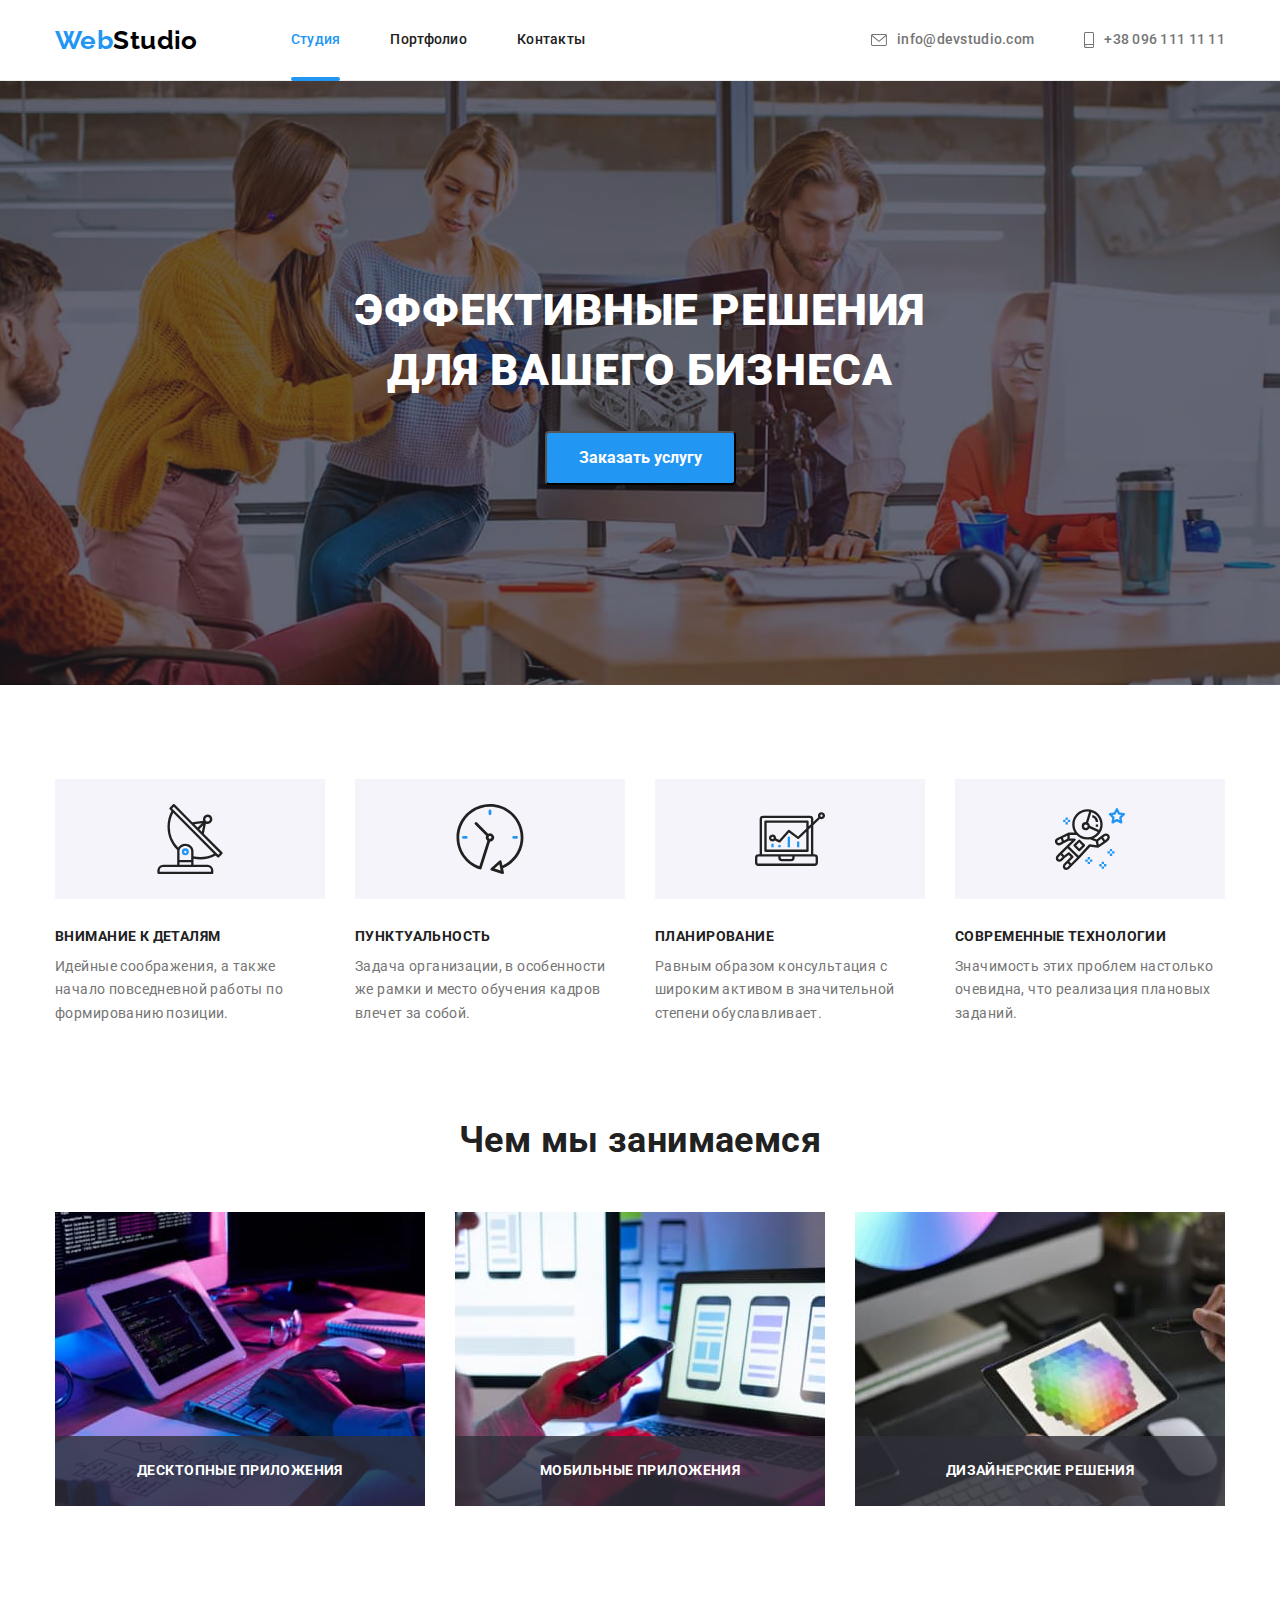
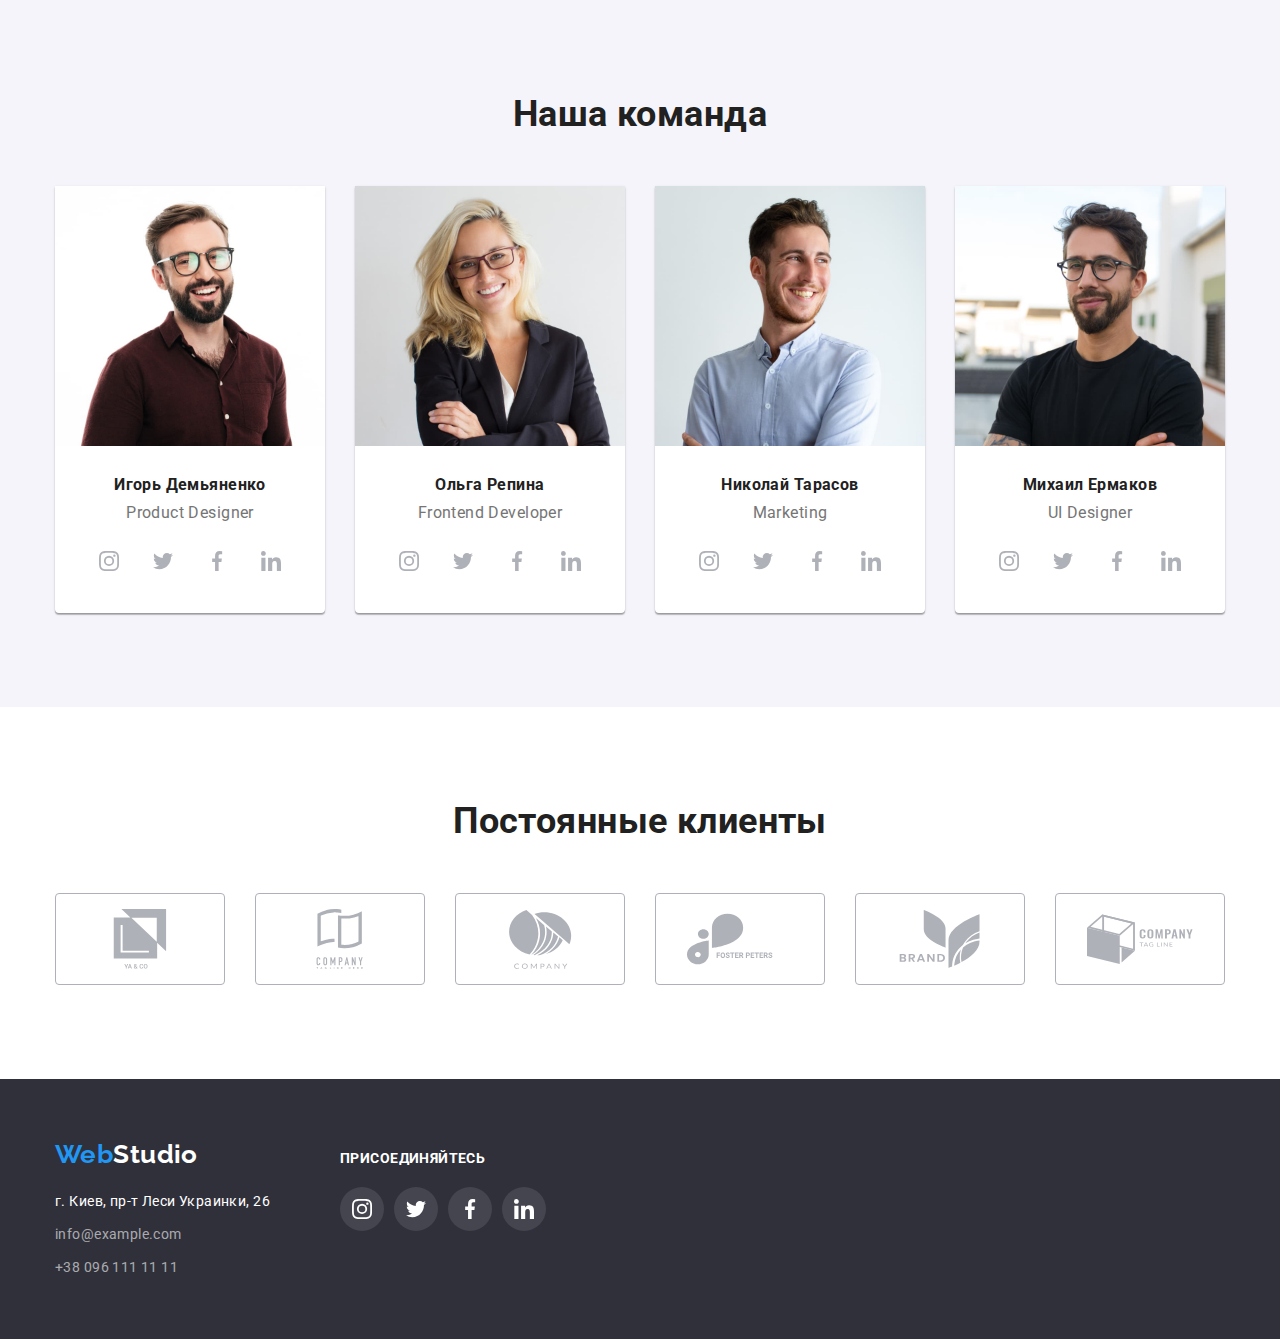
<file: index.html>
<!DOCTYPE html>
<html lang="ru">
  <head>
    <meta charset="UTF-8" />
    <meta http-equiv="X-UA-Compatible" content="IE=edge" />
    <meta name="viewport" content="width=device-width, initial-scale=1.0" />
    <title>Главная</title>
    <link
      href="https://fonts.googleapis.com/css2?family=Raleway:wght@700&family=Roboto:wght@400;500;700;900&display=swap"
      rel="stylesheet"
    />
    <link
      rel="stylesheet"
      href="https://cdnjs.cloudflare.com/ajax/libs/modern-normalize/1.1.0/modern-normalize.min.css"
    />
    <link rel="stylesheet" href="./css/styles.css" />
  </head>
  <body>
    <!--header section-->
    <header class="header">
    <!--navigation section-->
      <div class="container">
        <nav class=" main-nav">
          <a href="./index.html" class="logo"><span class="accent">Web</span>Studio
            </a>
          <ul class="nav-list list">
            <li class="item">
              <a href="./index.html" class="nav-link current">Студия</a>
            </li>
            <li class="item">
              <a href="./portfolio.html" class="nav-link">Портфолио</a>
            </li>
            <li class="item">
              <a href="" class="nav-link">Контакты</a>
            </li>
          </ul>
        </nav>
    <!--contacts section-->
          <ul class="contacts-list list">
            <li class="item">
              <a href="mailto:info@devstudio.com" class="contacts-link"
                >
                <svg class="icon-header"
                width="16"
                height="12">
                  <use href="./images/svg-sprite.svg#icon-envelope" >
                  </use>
                </svg>info@devstudio.com</a
              >
            </li>
            <li class="item">
              <a href="tel:+380961111111" class="contacts-link">
                <svg class="icon-header"
              width="10"
              height="16">
                <use href="./images/svg-sprite.svg#icon-smartphone" >
                </use>
              </svg>+38 096 111 11 11</a
              >
            </li>
          </ul>
      </div>
    </header>
    <!--main content section-->
    <main>
      <!--hero section-->
      <section class="hero">
        <h1 class="hero-title">
          Эффективные решения
          для вашего бизнеса
        </h1>
        <button type="button" class="hero-button" data-modal-open>Заказать услугу</button>
      </section>
      <!--advantages section-->
      <section class="section">
        <div class="container">
          <ul class="advantages-list list">
            <li class="item">
              <div class="block-icon">
                <svg class="icon">
                  <use href="./images/svg-sprite.svg#icon-antenna">
                  </use>
                </svg>
              </div>
              <h3 class="title">Внимание к деталям</h3>
              <p>
                Идейные соображения, а также начало повседневной работы по
                формированию позиции.
              </p>
            </li>
            <li class="item">
              <div class="block-icon">
                <svg class="icon">
                  <use href="./images/svg-sprite.svg#icon-clock">
                  </use>
                </svg>
              </div>
              <h3 class="title">Пунктуальность</h3>
              <p>
                Задача организации, в особенности же рамки и место обучения
                кадров влечет за собой.
              </p>
            </li>
            <li class="item">
              <div class="block-icon">
                <svg class="icon" width="70" height="70">
                  <use href="./images/svg-sprite.svg#icon-diagram">
                  </use>
                </svg>
              </div>
              <h3 class="title">Планирование</h3>
              <p>
                Равным образом консультация с широким активом в значительной
                степени обуславливает.
              </p>
            </li>
            <li class="item">
              <div class="block-icon">
                <svg class="icon">
                  <use href="./images/svg-sprite.svg#icon-astronaut">
                  </use>
                </svg>
              </div>
              <h3 class="title">Современные технологии</h3>
              <p>
                Значимость этих проблем настолько очевидна, что реализация
                плановых заданий.
              </p>
            </li>
          </ul>
        </div>
      </section>
      <!--job profile section-->
      <section class="section job-profile">
        <div class="container">
          <h2 class="title">Чем мы занимаемся</h2>
          <ul class="job-profile-list list">
            <li class="item">
              <div class="job-image-block">
              <img
                src="images/Website_development.jpg"
                alt="Десктопные приложения"
                width="370"
                height="294"
              />
              <div class="job-title-block">
                <h3 class="job-profile-title">
                Десктопные приложения
              </h3>
            </div>
            </div>
            </li>
            <li class="item">
              <div class="job-image-block">
              <img
                src="images/Apps_development.jpg"
                alt="Мобильные приложения"
                width="370"
                height="294"
              />
              <div class="job-title-block">
                <h3 class="job-profile-title">
                  Мобильные приложения
              </h3>
            </div>
            </div>
            </li>
            <li class="item">
              <div class="job-image-block">
              <img
                src="images/Design_development.jpg"
                alt="Разработка дизайна"
                width="370"
                height="294"
              />
              <div class="job-title-block">
                <h3 class="job-profile-title">
                  Дизайнерские решения
              </h3>
            </div>
            </div>
            </li>
          </ul>
        </div>
      </section>
      <!--our team section-->
      <section class="section our-team">
        <div class="container">
          <h2 class="title">Наша команда</h2>
          <ul class="our-team-list list">
            <li class="item">
              <img src="images/Igor_Demyanenko.jpg"
              alt="Игорь Демьяненко"
                width="270"
                height="260" />
              <div class="our-team-desc">
              <h3 class="title">Игорь Демьяненко</h3>
              <p class="text">Product Designer</p>
              <ul class="social-list list">
                <li class="social-list-item">
                  <a href=""  class="social-list-link">
                  <svg class="icon" width="20" height="20">
                  <use href="./images/svg-sprite.svg#icon-instagram">
                  </use>
                </svg>                
              </a></li>
              <li class="social-list-item">
                <a href=""  class="social-list-link">
                <svg class="icon" width="20" height="20">
                <use href="./images/svg-sprite.svg#icon-twitter">
                </use>
              </svg>                
            </a></li>
            <li class="social-list-item">
              <a href=""  class="social-list-link">
              <svg class="icon" width="20" height="20">
              <use href="./images/svg-sprite.svg#icon-facebook">
              </use>
            </svg>                
          </a></li>
          <li class="social-list-item">
            <a href=""  class="social-list-link">
            <svg class="icon" width="20" height="20">
            <use href="./images/svg-sprite.svg#icon-linkedin">
            </use>
          </svg>                
        </a></li>
            </ul>
            </div>
            </li>
            <li class="item">
              <img
                src="images/Olga_Repina.jpg"
                alt="Ольга Репина"
                width="270"
                height="260" />
                <div class="our-team-desc">
              <h3 class="title">Ольга Репина</h3>
              <p class="text">Frontend Developer</p>
              <ul class="social-list list">
                <li class="social-list-item">
                  <a href=""  class="social-list-link">
                  <svg class="icon" width="20" height="20">
                  <use href="./images/svg-sprite.svg#icon-instagram">
                  </use>
                </svg>                
              </a></li>
              <li class="social-list-item">
                <a href=""  class="social-list-link">
                <svg class="icon" width="20" height="20">
                <use href="./images/svg-sprite.svg#icon-twitter">
                </use>
              </svg>                
            </a></li>
            <li class="social-list-item">
              <a href=""  class="social-list-link">
              <svg class="icon" width="20" height="20">
              <use href="./images/svg-sprite.svg#icon-facebook">
              </use>
            </svg>                
          </a></li>
          <li class="social-list-item">
            <a href=""  class="social-list-link">
            <svg class="icon" width="20" height="20">
            <use href="./images/svg-sprite.svg#icon-linkedin">
            </use>
          </svg>                
        </a></li>
            </ul>
            </div>
            </li>
            <li class="item">
              <img
                src="images/Nikolai_Tarasov.jpg"
                alt="Николай Тарасов"
                width="270"
                height="260"
              />
              <div class="our-team-desc">
              <h3 class="title">Николай Тарасов</h3>
              <p class="text">Marketing</p>
              <ul class="social-list list">
                <li class="social-list-item">
                  <a href=""  class="social-list-link">
                  <svg class="icon" width="20" height="20">
                  <use href="./images/svg-sprite.svg#icon-instagram">
                  </use>
                </svg>                
              </a></li>
              <li class="social-list-item">
                <a href=""  class="social-list-link">
                <svg class="icon" width="20" height="20">
                <use href="./images/svg-sprite.svg#icon-twitter">
                </use>
              </svg>                
            </a></li>
            <li class="social-list-item">
              <a href=""  class="social-list-link">
              <svg class="icon" width="20" height="20">
              <use href="./images/svg-sprite.svg#icon-facebook">
              </use>
            </svg>                
          </a></li>
          <li class="social-list-item">
            <a href=""  class="social-list-link">
            <svg class="icon" width="20" height="20">
            <use href="./images/svg-sprite.svg#icon-linkedin">
            </use>
          </svg>                
        </a></li>
            </ul>
            </div>
            </li>
            <li class="item">
              <img
                src="images/Mikhail_Ermakov.jpg"
                alt="Михаил Ермаков"
                width="270"
                height="260"
              />
              <div class="our-team-desc">
              <h3 class="title">Михаил Ермаков</h3>
              <p class="text">UI Designer</p>
              <ul class="social-list list">
                <li class="social-list-item">
                  <a href=""  class="social-list-link">
                  <svg class="icon" width="20" height="20">
                  <use href="./images/svg-sprite.svg#icon-instagram">
                  </use>
                </svg>                
              </a></li>
              <li class="social-list-item">
                <a href=""  class="social-list-link">
                <svg class="icon" width="20" height="20">
                <use href="./images/svg-sprite.svg#icon-twitter">
                </use>
              </svg>                
            </a></li>
            <li class="social-list-item">
              <a href=""  class="social-list-link">
              <svg class="icon" width="20" height="20">
              <use href="./images/svg-sprite.svg#icon-facebook">
              </use>
            </svg>                
          </a></li>
          <li class="social-list-item">
            <a href=""  class="social-list-link">
            <svg class="icon" width="20" height="20">
            <use href="./images/svg-sprite.svg#icon-linkedin">
            </use>
          </svg>                
        </a></li>
            </ul>
            </div>
            </li>
          </ul>
        </div>
      </section>
    </main>
      <!--regular customers section-->
          <section class="section">
            <div class="container">
              <h2 class="title">Постоянные клиенты</h2>
              <ul class="regular-customers-list list">
                <li class="regular-customers-item">
                  <a href="" class="regular-customers-link">
                    <svg class="icon">
                    <use href="./images/svg-sprite.svg#icon-client1">
                    </use>
                  </svg> 
                  </a>
                </li>
                <li class="regular-customers-item">
                  <a href="" class="regular-customers-link">
                    <svg class="icon">
                    <use href="./images/svg-sprite.svg#icon-client2">
                    </use>
                  </svg> 
                  </a>
                </li>
                <li class="regular-customers-item">
                  <a href="" class="regular-customers-link">
                    <svg class="icon">
                    <use href="./images/svg-sprite.svg#icon-client3">
                    </use>
                  </svg> 
                  </a>
                </li>
                <li class="regular-customers-item">
                  <a href="" class="regular-customers-link">
                    <svg class="icon">
                    <use href="./images/svg-sprite.svg#icon-client41">
                    </use>
                  </svg> 
                  </a>
                </li>
                <li class="regular-customers-item">
                  <a href="" class="regular-customers-link">
                    <svg class="icon">
                    <use href="./images/svg-sprite.svg#icon-client5">
                    </use>
                  </svg> 
                  </a>
                </li>
                <li class="regular-customers-item">
                  <a href="" class="regular-customers-link">
                    <svg class="icon">
                    <use href="./images/svg-sprite.svg#icon-client6">
                    </use>
                  </svg> 
                  </a>
                </li>
              </ul>
            </div>
          </section>
    <!--footer section-->
    <footer class="footer">
        <div class="container footer-container">
          <div class="footer-block-address">
            <a href="./index.html" class="logo"><span class="accent">Web</span>Studio</a>
              <address>
                <span class="footer-address">г. Киев, пр-т Леси Украинки, 26</span>
                <ul class="list">
                    <li class="item">
                        <a href="mailto:info@example.com" class="footer-link"
                        >info@example.com</a
                        >
                    </li>
                    <li class="item">
                        <a href="tel:+380961111111" class="footer-phone"
                        >+38 096 111 11 11</a>
                    </li>
                </ul>
              </address>
            </div>
            <div>
              <p class="footer-icons-title">Присоединяйтесь</p>
              <ul class="social-list list social-footer">
                <li class="social-list-item">
                  <a href=""  class="social-list-link social-link-footer">
                  <svg class="icon" width="20" height="20">
                  <use href="./images/svg-sprite.svg#icon-instagram">
                  </use>
                </svg>                
              </a></li>
              <li class="social-list-item">
                <a href=""  class="social-list-link social-link-footer">
                <svg class="icon" width="20" height="20">
                <use href="./images/svg-sprite.svg#icon-twitter">
                </use>
              </svg>                
            </a></li>
            <li class="social-list-item">
              <a href=""  class="social-list-link social-link-footer">
              <svg class="icon" width="20" height="20">
              <use href="./images/svg-sprite.svg#icon-facebook">
              </use>
            </svg>                
          </a></li>
          <li class="social-list-item">
            <a href=""  class="social-list-link social-link-footer">
            <svg class="icon" width="20" height="20">
            <use href="./images/svg-sprite.svg#icon-linkedin">
            </use>
          </svg>                
        </a></li>
            </ul>
        </div>
      </div>
    </footer>
    <div class="backdrop is-hidden" data-modal>
      <div class="backdrop-modal">
        <button type="button" class="close-button" data-modal-close>
            <svg width="18" height="18">
            <use href="./images/svg-sprite.svg#icon-close-black">
            </use>
          </svg> 
        </button>
      </div>
    </div>
    <script src="./js/modal.js"></script>
  </body>
</html>
</file>
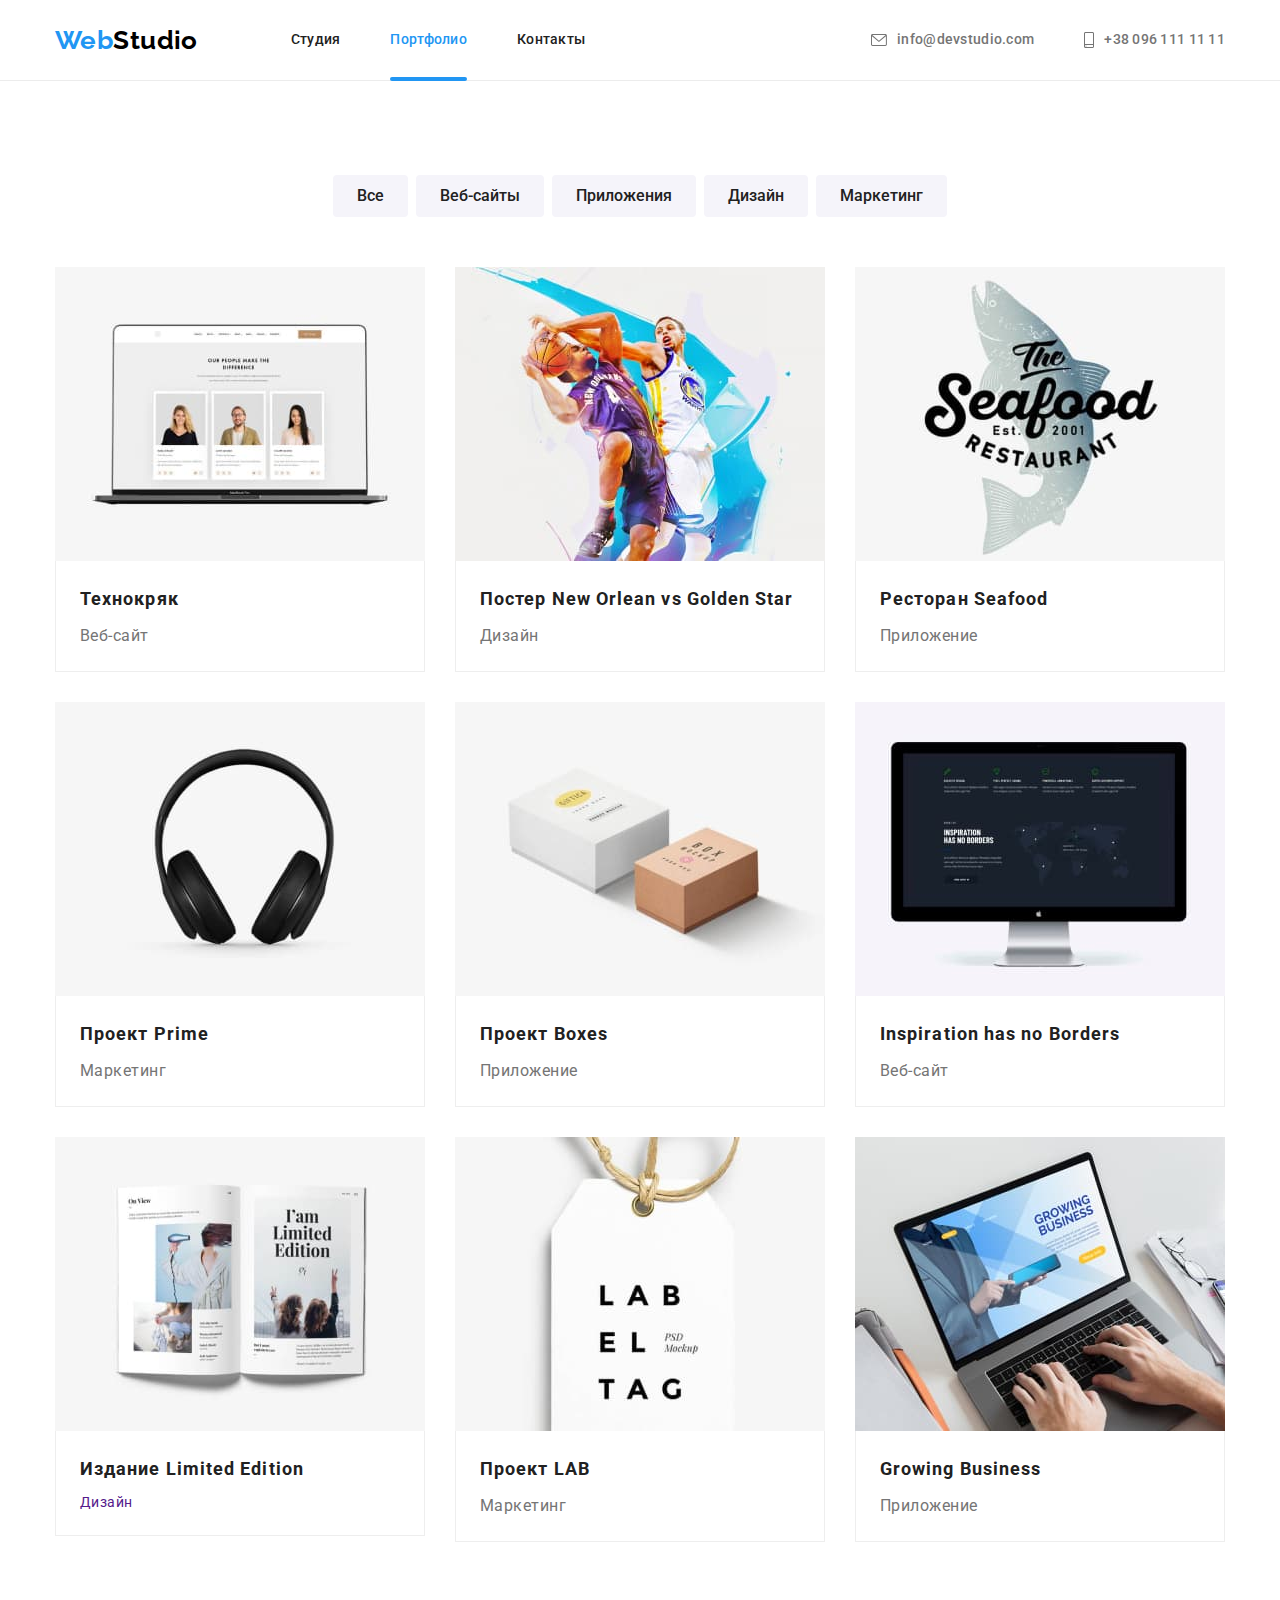
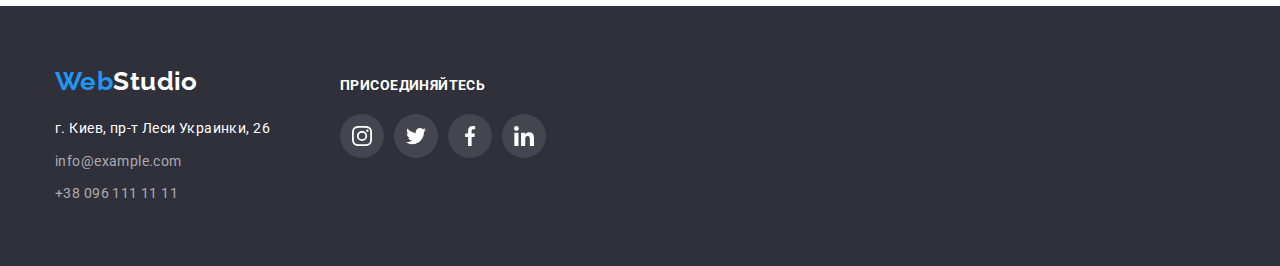
<file: portfolio.html>
<!DOCTYPE html>
<html lang="ru">
<head>
    <meta charset="UTF-8">
    <meta http-equiv="X-UA-Compatible" content="IE=edge">
    <meta name="viewport" content="width=device-width, initial-scale=1.0">
    <title>Портфолио</title>
    <link href="https://fonts.googleapis.com/css2?family=Raleway:wght@700&family=Roboto:wght@400;500;700;900&display=swap" rel="stylesheet">
    <link rel="stylesheet" href="https://cdnjs.cloudflare.com/ajax/libs/modern-normalize/1.1.0/modern-normalize.min.css">
    <link rel="stylesheet" href="./css/styles.css" />
</head>
<body>
    <!--header section-->
    <header class="header">
        <!--navigation section-->
          <div class="container">
            <nav class=" main-nav">
              <a href="./index.html" class="logo"><span class="accent">Web</span>Studio
                </a>
              <ul class="nav-list list">
                <li class="item">
                  <a href="./index.html" class="nav-link">Студия</a>
                </li>
                <li class="item">
                  <a href="./portfolio.html" class="nav-link current">Портфолио</a>
                </li>
                <li class="item">
                  <a href="" class="nav-link">Контакты</a>
                </li>
              </ul>
            </nav>
        <!--contacts section-->
              <ul class="contacts-list list">
                <li class="item">
    
                  <a href="mailto:info@devstudio.com" class="contacts-link"
                    >
                    <svg class="icon-header"
                    width="16"
                    height="12">
                      <use href="./images/svg-sprite.svg#icon-envelope" >
                      </use>
                    </svg>info@devstudio.com</a
                  >
                </li>
                <li class="item">
                  <a href="tel:+380961111111" class="contacts-link">
                    <svg class="icon-header"
                  width="10"
                  height="16">
                    <use href="./images/svg-sprite.svg#icon-smartphone" >
                    </use>
                  </svg>+38 096 111 11 11</a
                  >
                </li>
              </ul>
          </div>
        </header class="header">
    <!--main section-->
    <main>
    <!--portfolio filter section-->
    <section class="section">
        <div class="container">
            <ul class="portfolio-list list">
                <li class="item">
                    <button type="button" class="filter-button">Все</button>
                </li>
                <li class="item">
                    <button type="button" class="filter-button">Веб-сайты</button>
                </li>
                <li class="item">
                    <button type="button" class="filter-button">Приложения</button>
                </li>
                <li class="item">
                    <button type="button" class="filter-button">Дизайн</button>
                </li>
                <li class="item">
                    <button type="button" class="filter-button">Маркетинг</button>
                </li>
            </ul>
    <!--clients section-->
            <ul class="clients-list list">
                <li class="item">
                  <a href="" class="clients-list-link">
                    <div class="clients-picture-block">
                    <img src="./images/Technokryak.jpg" alt="Технокряк" width="370" height="294">
                    <p class="item-overlay">
                      Технокряк это современная площадка распространения коронавируса. 
                      Компании используют эту платформу для цифрового шпионажа и атак на защищённые сервера конкурентов.
                    </p>
                  </div>
                    <div class="clients-list-desc">
                    <h2 class="title">
                        Технокряк
                    </h2>
                    <p class="text">
                        Веб-сайт
                    </p>
                    </div>
                  </a>
                </li>
                <li class="item">
                  <a href="" class="clients-list-link">
                    <div class="clients-picture-block">
                    <img src="./images/NewOrleanGoldenStar.jpg" alt="Постер New Orlean vs Golden Star" width="370">
                    <p class="item-overlay">Технокряк это современная площадка распространения коронавируса. 
                      Компании используют эту платформу для цифрового шпионажа и атак на защищённые сервера конкурентов.
                    </p>
                  </div>
                    <div class="clients-list-desc">
                    <h2 class="title">
                        Постер New Orlean vs Golden Star
                    </h2>
                    <p class="text">
                        Дизайн
                    </p>
                </div>
                </a>
                </li>
                <li class="item">
                  <a href=""class="clients-list-link">
                    <div class="clients-picture-block">
                    <img src="./images/Seafood.jpg" alt="Ресторан Seafood" width="370">
                    <p class="item-overlay">Технокряк это современная площадка распространения коронавируса. 
                      Компании используют эту платформу для цифрового шпионажа и атак на защищённые сервера конкурентов.
                    </p>
                  </div>
                    <div class="clients-list-desc">
                    <h2 class="title">
                        Ресторан Seafood
                    </h2>
                    <p class="text">
                        Приложение
                    </p>
                </div>
              </a>
                </li>
                <li class="item">
                  <a href="" class="clients-list-link">
                    <div class="clients-picture-block">
                    <img src="./images/Prime.jpg" alt="Проект Prime" width="370">
                    <p class="item-overlay">Технокряк это современная площадка распространения коронавируса. 
                      Компании используют эту платформу для цифрового шпионажа и атак на защищённые сервера конкурентов.
                    </p>
                  </div>
                    <div class="clients-list-desc">
                    <h2 class="title">
                        Проект Prime
                    </h2>
                    <p class="text">
                        Маркетинг
                    </p>
                </div>
              </a>
                </li>
                <li class="item">
                  <a href="" class="clients-list-link">
                    <div class="clients-picture-block">
                    <img src="./images/Boxes.jpg" alt="Проект Boxes" width="370">
                    <p class="item-overlay">Технокряк это современная площадка распространения коронавируса. 
                      Компании используют эту платформу для цифрового шпионажа и атак на защищённые сервера конкурентов.
                    </p>
                  </div>
                    <div class="clients-list-desc">
                    <h2 class="title">
                        Проект Boxes
                    </h2>
                    <p class="text">
                        Приложение
                    </p>
                </div>
              </a>
                </li>
                <li class="item">
                  <a href="" class="clients-list-link">
                    <div class="clients-picture-block">
                    <img src="./images/InspirationHasNoBorders.jpg" alt="Inspiration has no Borders" width="370">
                    <p class="item-overlay">Технокряк это современная площадка распространения коронавируса. 
                      Компании используют эту платформу для цифрового шпионажа и атак на защищённые сервера конкурентов.
                    </p>
                  </div>
                    <div class="clients-list-desc">
                    <h2 class="title">
                        Inspiration has no Borders
                    </h2>
                    <p class="text">
                        Веб-сайт
                    </p>
                </div>
                </a>
                </li>
                <li class="item">
                  <a href="" class="clients-list-link">
                    <div class="clients-picture-block">
                    <img src="./images/LimitedEdition.jpg" alt="Издание Limited Edition" width="370">
                    <p class="item-overlay">Технокряк это современная площадка распространения коронавируса. 
                      Компании используют эту платформу для цифрового шпионажа и атак на защищённые сервера конкурентов.
                    </p>
                  </div>
                    <div class="clients-list-desc">
                    <h2 class="title">
                        Издание Limited Edition
                    </h2>
                    <p>
                        Дизайн
                    </p>
                </div>
              </a>
                </li>
                <li class="item">
                  <a href="" class="clients-list-link">
                    <div class="clients-picture-block">
                    <img src="./images/LAB.jpg" alt="Проект LAB" width="370">
                    <p class="item-overlay">Технокряк это современная площадка распространения коронавируса. 
                      Компании используют эту платформу для цифрового шпионажа и атак на защищённые сервера конкурентов.
                    </p>
                    </div>
                    <div class="clients-list-desc">
                    <h2 class="title">
                        Проект LAB
                    </h2>
                    <p class="text">
                        Маркетинг
                    </p>
                </div>
              </a>
                </li>
                <li class="item">
                  <a href="" class="clients-list-link">
                    <div class="clients-picture-block">
                    <img src="./images/GrowingBusiness.jpg" alt="Growing Business" width="370">
                    <p class="item-overlay">
                      Технокряк это современная площадка распространения коронавируса. 
                      Компании используют эту платформу для цифрового шпионажа и атак на защищённые сервера конкурентов.
                    </p>
                  </div>
                    <div class="clients-list-desc">
                    <h2 class="title">
                        Growing Business
                    </h2>
                    <p class="text">
                        Приложение
                    </p>
                </div>
              </a>
                </li>
            </ul>
        </div>
        </section>
    </main>   
    <!--footer section-->
    <footer class="footer">
      <div class="container footer-container">
        <div class="footer-block-address">
          <a href="./index.html" class="logo"><span class="accent">Web</span>Studio</a>
            <address>
              <span class="footer-address">г. Киев, пр-т Леси Украинки, 26</span>
              <ul class="list">
                  <li class="item">
                      <a href="mailto:info@example.com" class="footer-link"
                      >info@example.com</a
                      >
                  </li>
                  <li class="item">
                      <a href="tel:+380961111111" class="footer-phone"
                      >+38 096 111 11 11</a>
                  </li>
              </ul>
            </address>
          </div>
          <div>
            <p class="footer-icons-title">Присоединяйтесь</p>
            <ul class="social-list list social-footer">
              <li class="social-list-item">
                <a href=""  class="social-list-link social-link-footer">
                <svg class="icon" width="20" height="20">
                <use href="./images/svg-sprite.svg#icon-instagram">
                </use>
              </svg>                
            </a></li>
            <li class="social-list-item">
              <a href=""  class="social-list-link social-link-footer">
              <svg class="icon" width="20" height="20">
              <use href="./images/svg-sprite.svg#icon-twitter">
              </use>
            </svg>                
          </a></li>
          <li class="social-list-item">
            <a href=""  class="social-list-link social-link-footer">
            <svg class="icon" width="20" height="20">
            <use href="./images/svg-sprite.svg#icon-facebook">
            </use>
          </svg>                
        </a></li>
        <li class="social-list-item">
          <a href=""  class="social-list-link social-link-footer">
          <svg class="icon" width="20" height="20">
          <use href="./images/svg-sprite.svg#icon-linkedin">
          </use>
        </svg>                
      </a></li>
          </ul>
      </div>
    </div>

  </footer>
</body>
</html>
</file>
<file: css/styles.css>
:root {
  --main-text-color: #757575;
  --title-link-color: #212121;
  --accent-color: #2196F3;
  --background-light-color: #F5F4FA;
  --background-dark-color: #2F303A;
  --footer-links-color: rgba(255, 255, 255, 0.6);
  --transition-timing: cubic-bezier(0.4, 0, 0.2, 1);
}

h1, h2, h3, p, ul {
  margin: 0;
  padding: 0;
}

img {
  display: block;
}

/*body*/

body {
  color: var(--main-text-color);

  margin: 0;
  background-color: #FFFFFF;
  font-family: Roboto, sans-serif;
  font-weight: 400;
  letter-spacing: 0.03em;
  font-size: 14px;
  line-height: 1.71;
  text-decoration: none;
  font-family: 'Helvetica Neue', 'Roboto', 'Verdana', 'Tahoma', sans-serif;
}

.container {
  width: 1200px;
  padding-left: 15px;
  padding-right: 15px;
  margin: 0 auto;
}

/*list*/

.list {
  margin: 0;
  list-style: none;
}

/*header*/

.header {
  border-bottom: 1px solid #ECECEC;
}

.header .logo {
  color: #000000;
}

.header .container {
  display: flex;
  align-items: center;
}

/*logo*/

.logo {
  font-family: Raleway;
  font-weight: 700;
  font-size: 26px;
  line-height: 1.19;
  text-decoration: none;
}

.logo .accent {
  color: var(--accent-color);
}

/*navigation*/

.main-nav {
  display: flex;
  align-items: center;
}

.nav-link {
  display: block;
  padding-top: 32px;
  padding-bottom: 32px;
  color: var(--title-link-color);

  transition: color 250ms var(--transition-timing);

  font-weight: 500;
  font-size: 14px;
  line-height: 1.14;
  letter-spacing: 0.02em;
  text-decoration: none;
}

.nav-link:hover,
.nav-link:focus
 {
  color: var(--accent-color);
}

.current {
  position: relative;
  color: var(--accent-color);
}

.current::after {
  content: "";
  display: block;
  position: absolute;
  bottom: -1px;
  width: 100%;
  height: 4px;
  background-color: var(--accent-color);
  border-radius: 2px;
}

.nav-list {
  display: flex;
  align-items: center;
  margin-left: 93px;
}

.nav-list .item:not(:last-child) {
  margin-right: 50px;
}

/*contacts*/

.contacts-list {
  display: flex;
  align-items: center;
  margin-left: auto;
}

.contacts-list .item {
  display: flex;
  align-items: center;
}

.contacts-list .item + .item {
margin-left: 50px;
}

.contacts-link {
  display: flex;
  align-items: center;
  color: var(--main-text-color);
  fill: var(--main-text-color);
  padding-top: 32px;
  padding-bottom: 32px;
  font-weight: 500;
  font-size: 14px;
  line-height: 1.14;
  letter-spacing: 0.02em;
  text-decoration: none;
  cursor: pointer;

  transition: color 250ms var(--transition-timing), 
  fill 250ms var(--transition-timing);
  }

.contacts-link:hover,
.contacts-link:focus {
    color: var(--accent-color);
    fill: var(--accent-color);
  }

.icon-header {
  margin-right: 10px;
  
}

/*hero*/

.hero {
  max-width: 1600px;
  margin-top: 0;
  margin-bottom: 0;
  margin-right: auto;
  margin-left: auto;
  padding-top: 200px;
  padding-bottom: 200px;
  letter-spacing: 0.06em;
  width: auto;
  text-align: center;
  background-image: linear-gradient(to right, 
  rgba(47, 48, 58, 0.4),
  rgba(47, 48, 58, 0.4)), 
  url(../images/Overlay.jpg);
  background-size: cover;
  background-position: center;
  background-repeat: no-repeat;
  background-color: var(--background-dark-color);
}

.hero-title {
  width: 600px;
  margin-top: 0;
  margin-bottom: 30px;
  margin-right: auto;
  margin-left: auto;
  color: #FFFFFF;
  font-weight: 900;
  font-size: 44px;
  line-height: 1.36;
  text-transform: uppercase;
  }

.hero-button {
  display: block;
  box-shadow: 0px 4px 4px rgba(0, 0, 0, 0.15);
  border-radius: 4px;
  margin-right: auto;
  margin-left: auto;
  padding: 10px 32px;
  background-color: var(--accent-color);
  
  color: #FFFFFF;
  font-weight: 700;
  font-size: 16px;
  line-height: 1.87;
  cursor: pointer;
  text-decoration: none;
  text-align: center;
}

/*section*/

.section {
  padding-top: 94px;
  padding-bottom: 94px;
}

.section .title {
  color: var(--title-link-color);
  margin-top: 0;
  margin-bottom: 50px;
  font-weight: 700;
  font-size: 36px;
  line-height: 1.16;
}

.section h2 {
  text-align: center;
}

/*advantages and job profile*/

.job-profile {
  padding-top: 0;
}

.advantages-list, .job-profile-list {
  display: flex;
}

.advantages-list .item {
  width: 270px;
}

.advantages-list .block-icon {
  display: flex;
  align-items: center;
  justify-content: center;
  height: 120px;
  background-color: var(--background-light-color);
  margin-bottom: 30px;
}

.advantages-list .icon {
  width: 70px;
  height: 70px;
}

.advantages-list .item + .item {
  margin-left: 30px;
}

.advantages-list .title {
  margin-top: 0;
  margin-bottom: 10px;
  font-weight: 700;
  font-size: 14px;
  line-height: 1.14;
  text-transform: uppercase;
  color: var(--title-link-color);
}

.job-profile-list .item {
  width: 370px;

}
.job-image-block {
  position: relative;
}

.job-title-block {
  position: absolute;
  width: 100%;
  bottom: 0;
  height: 70px;
  padding-top: 27px;
  padding-bottom: 27px;
  background-color: rgba(47, 48, 58, 0.8);
}

.job-profile-title {
  margin: 0 0;
  color: white;
  font-weight: 700;
  font-size: 14px;
  line-height: 1.14;
  text-align: center;
  text-transform: uppercase;
}

.job-profile-list .item + .item {
  margin-left: 30px;
}

/*our team*/

.our-team {
  background-color: var(--background-light-color);
}

.our-team-list .title {
  margin-top: 0;
  margin-bottom: 10px;
  padding-left: 32px;
  padding-right: 32px;
  color: var(--title-link-color);
  font-weight: 700;
  font-size: 16px;
  line-height: 1.14;
  text-transform: capitalize;
}

.our-team-list {
  display: flex;
}

.our-team-list .item {
  width: 270px;
  background-color: white;
  box-shadow: 
  0px 1px 3px rgba(0, 0, 0, 0.12), 
  0px 1px 1px rgba(0, 0, 0, 0.14), 
  0px 2px 1px rgba(0, 0, 0, 0.2);
  border-radius: 0px 0px 4px 4px;
}

.our-team-list .item + .item {
  margin-left: 30px;
}

.our-team .text {
  margin-top: 0;
  margin-bottom: 16px;
  padding-left: 32px;
  padding-right: 32px;
  font-size: 16px;
  line-height: 1.18;
}

.our-team-desc {
  padding-top: 30px;
  padding-bottom: 30px;
  text-align: center;
}

/*social list link*/


.social-list {
  display: flex;
  justify-content: center;
}

.social-list-link {
  display: flex;
  align-items: center;
  justify-content: center;
  width: 44px;
  height: 44px;
  border-radius: 50%;
  background-color: #FFFFFF;
  transition: background-color 250ms var(--transition-timing);
}

.social-list-item:not(:last-child) {
  margin-right: 10px;
}

.social-list-link .icon {
  fill: #AFB1B8;
  transition: fill 250ms var(--transition-timing);
}

.social-list-link:hover,
.social-list-link:focus {
  background-color: var(--accent-color);
  cursor: pointer;
}

.social-list-link:hover .icon,
.social-list-link:focus .icon {
  display: block;
  fill: white;
  cursor: pointer;
}

/*regular customers*/

.regular-customers-list {
  display: flex;
}

.regular-customers-link {
  display: flex;
  align-items: center;
  justify-content: center;
  width: 170px;
  height: 92px;
  border: 1px solid #AFB1B8;
  border-radius: 4px;

  transition: border-color 250ms var(--transition-timing);
}

.regular-customers-item:not(:last-child) {
  margin-right: 30px;
}

.regular-customers-link:hover,
.regular-customers-link:focus { 
  border-color: var(--accent-color);
  cursor: pointer;
}

.regular-customers-link:hover .icon,
.regular-customers-link:focus .icon {
  fill: var(--accent-color);
  cursor: pointer;
}

.regular-customers-link .icon {
  width: 106px;
  height: 60px;
  fill: #AFB1B8;

  transition: fill 250ms var(--transition-timing);
}

/*portfolio filter*/

.portfolio-list {
  display: flex;
  justify-content: center;
  margin-bottom: 50px;
}

.portfolio-list .item + .item {
  margin-left: 8px;
}

.filter-button {
  border-radius: 4px;
  border-color: transparent;
  padding: 6px 22px;
  background-color: var(--background-light-color);
  color: var(--title-link-color);
  font-weight: 500;
  font-size: 16px;
  line-height: 1.62;

  transition: background-color 250ms var(--transition-timing), 
  color 250ms var(--transition-timing),
  box-shadow 250ms var(--transition-timing);

  cursor: pointer;
  text-decoration: none;
}

.filter-button:hover,
.filter-button:focus {
  background-color: var(--accent-color);
  color: #FFFFFF;
  box-shadow: 0px 3px 1px rgba(0, 0, 0, 0.1), 
  0px 1px 2px rgba(0, 0, 0, 0.08), 
  0px 2px 2px rgba(0, 0, 0, 0.12);
  }

/*clients*/

.clients-list {
  display: flex;
  flex-wrap: wrap;
  margin-right: -30px;
  margin-bottom: -30px;
}

.clients-list > .item {
  flex-basis: calc(100% / 3 - 30px);
  margin-top: 0;
  margin-left: 0;
  margin-right: 30px;
  margin-bottom: 30px;
}

.item-overlay {
  position: absolute;
  top: 0;
  left: 0;
  width: 100%;
  height: 100%;
  background-color: rgba(33, 150, 243, 0.9);
  color: white;
  padding: 63px 24px;

  transform: translateY(100%);
  opacity: 0;
  transition: transform 250ms var(--transition-timing),
  opacity 250ms var(--transition-timing),
  box-shadow 250ms var(--transition-timing);

  font-weight: 400;
  font-size: 18px;
  line-height: 1.56;
  letter-spacing: 0.03em;
}

.clients-picture-block {
  position: relative;
  overflow: hidden;
}

.clients-list > .item:nth-child(3n) {
  margin-right: 0;
}

.clients-list > .item:nth-last-child(-n + 3) {
  margin-bottom: 0;
}

.clients-list-link {
  display: block;
  text-decoration: none;
  margin-top: 0;
  margin-bottom: 0;

  transition: box-shadow 250ms var(--transition-timing);

}

.clients-list-link:hover,
.clients-list-link:focus {
  box-shadow: 0px 1px 1px
  rgba(0, 0, 0, 0.12), 
  0px 4px 4px rgba(0, 0, 0, 0.06), 
  1px 4px 6px rgba(0, 0, 0, 0.16);
  cursor: pointer;
}

.clients-list-link:hover .item-overlay,
.clients-list-link:focus .item-overlay {
  transform: translateY(0);
  opacity: 1;
}


.clients-list-desc {
  width: 370px;
  border-left: 1px solid #EEEEEE;
  border-right: 1px solid #EEEEEE;
  border-bottom: 1px solid #EEEEEE;
  padding-top: 20px;
  padding-bottom: 20px;
  padding-right: 24px;
  padding-left: 24px;
}

.clients-list .title {
  margin-top: 0;
  margin-bottom: 4px;
  color: var(--title-link-color);
  font-weight: 700;
  font-size: 18px;
  line-height: 2;
  letter-spacing: 0.06em;
  text-align: left;
  text-decoration: none;

}

.clients-list-link .text {
  font-size: 16px;
  line-height: 1.87;
  letter-spacing: 0.03em;
  color: var(--main-text-color);
  text-decoration: none;
}

/*footer*/

.footer {
  display: block;
  padding-top: 60px;
  padding-bottom: 60px;
  margin-right: auto;
  margin-left: auto;
  background-color: var(--background-dark-color);
}

.footer-container {
  display: flex;
  align-items: baseline;
}

.footer-icons-title {
  margin-top: 0;
  margin-bottom: 20px;
  font-weight: 700;
  font-size: 14px;
  line-height: 1.14;
  text-transform: uppercase;
  color: #FFFFFF;
}

.social-footer {
  margin-top: 0;
}

.social-link-footer {
  background-color: rgba(255, 255, 255, 0.1);
}

.social-link-footer .icon {
  fill: #FFFFFF;
}

.footer .logo {
  display: inline-block;
  margin-bottom: 20px;
  color: #FFFFFF;
}

.footer .list {
  margin-top: 9px;
  text-decoration: none;
}

.footer-address {
  margin-top: 0;
  margin-bottom: 0;
  font-style: normal;
  font-size: 14px;
  line-height: 1.71;
  color: #FFFFFF;
}

.footer-block-address {
  margin-right: 70px;
}

.footer-link {
  display: block;
  margin-top: 0;
  margin-bottom: 0;
  font-style: normal;
  font-size: 14px;
  line-height: 1.71;
  color: var(--footer-links-color);
  text-decoration: none;

  transition: color 250ms var(--transition-timing);
}

.footer-phone {
  margin-top: 0;
  margin-bottom: 0;
  font-style: normal;
  font-size: 14px;
  line-height: 1.71;
  color: var(--footer-links-color);
  text-decoration: none;

  transition: color 250ms var(--transition-timing);
}

.footer .item:first-child {
  margin-bottom: 9px;
}

.footer-link:hover,
.footer-link:focus,
.footer-phone:hover,
.footer-phone:focus {
  color: var(--accent-color);
}

/*backdrop*/

.backdrop {
  position: fixed;
  top: 0;
  left: 0;
  width: 100vw;
  height: 100vh;
  background-color: rgba(0, 0, 0, 0.2);

  opacity: 1;
  visibility: visible;
  pointer-events: auto;
  transform: scale(1);

  transition: transform 250ms var(--transition-timing),
  opacity 250ms var(--transition-timing),
  visibility 250ms var(--transition-timing);
}

.backdrop.is-hidden {
  opacity: 0;
  visibility: hidden;
  pointer-events: none;
  transform: scale(0);
}

.backdrop-modal {
  position: absolute;
  top: 50%;
  left: 50%;
  transform: translate(-50%, -50%);
  width: 528px;
  height: 581px;
  background-color: #FFFFFF;
}

.close-button {
  position: absolute;
  top: 8px;
  right: 8px;
  display: flex;
  align-items: center;
  justify-content: center;
  width: 30px;
  height: 30px;
  padding: 0 0;
  background-color: transparent;
  border: 1px solid rgba(0, 0, 0, 0.1);
  border-radius: 50%;
  cursor: pointer;
}
</file>
